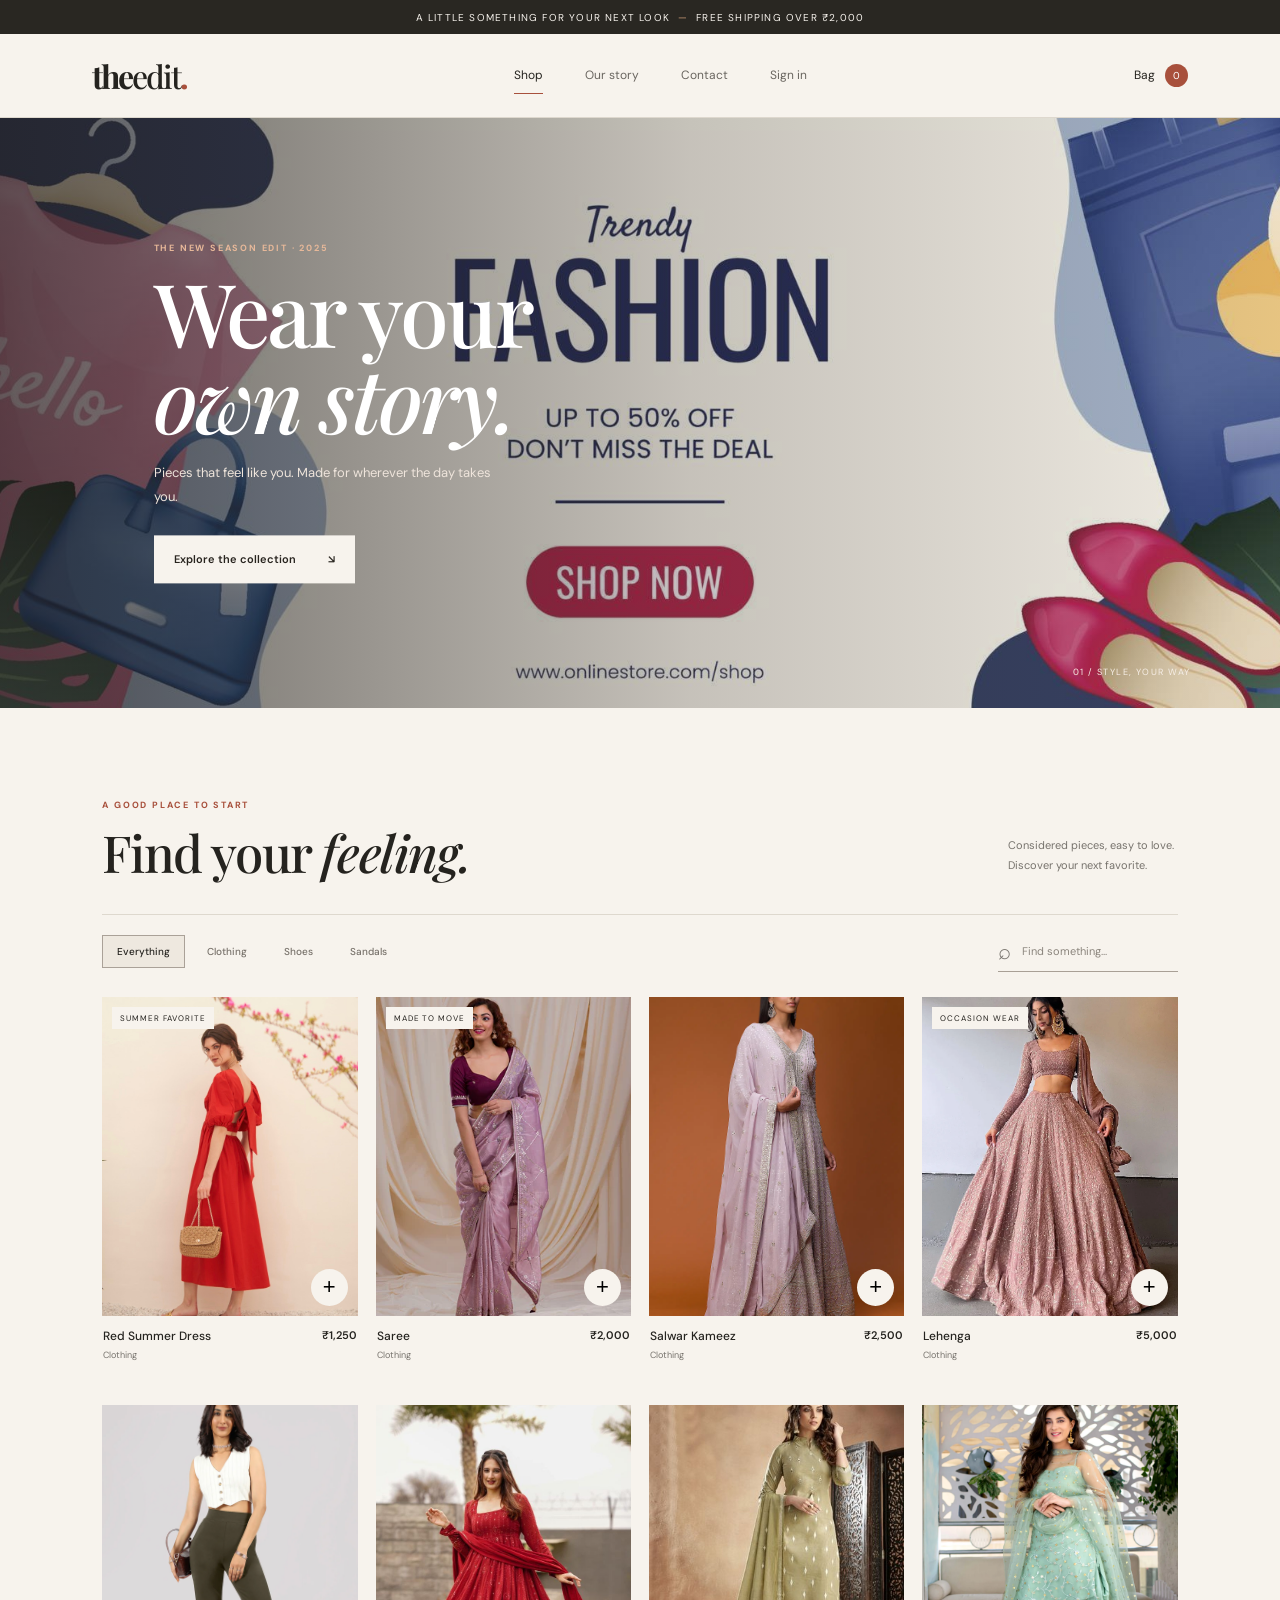
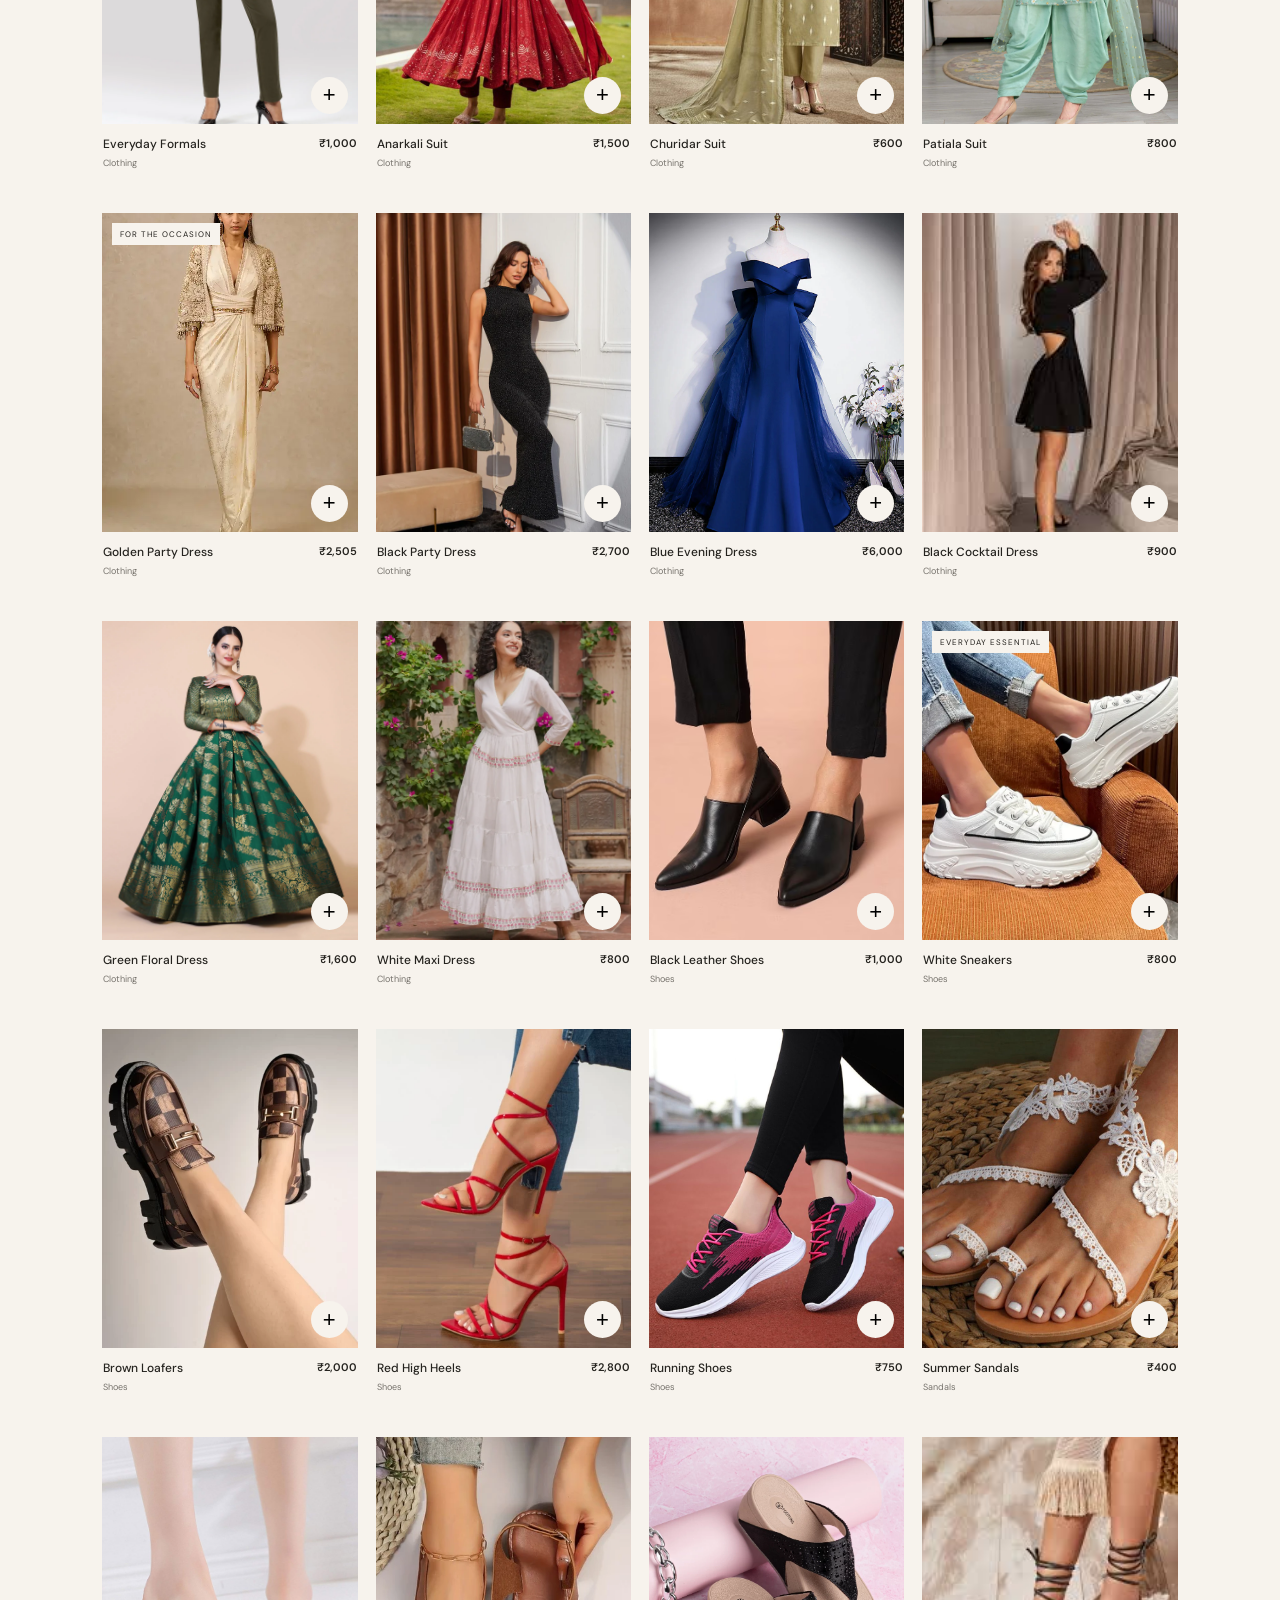
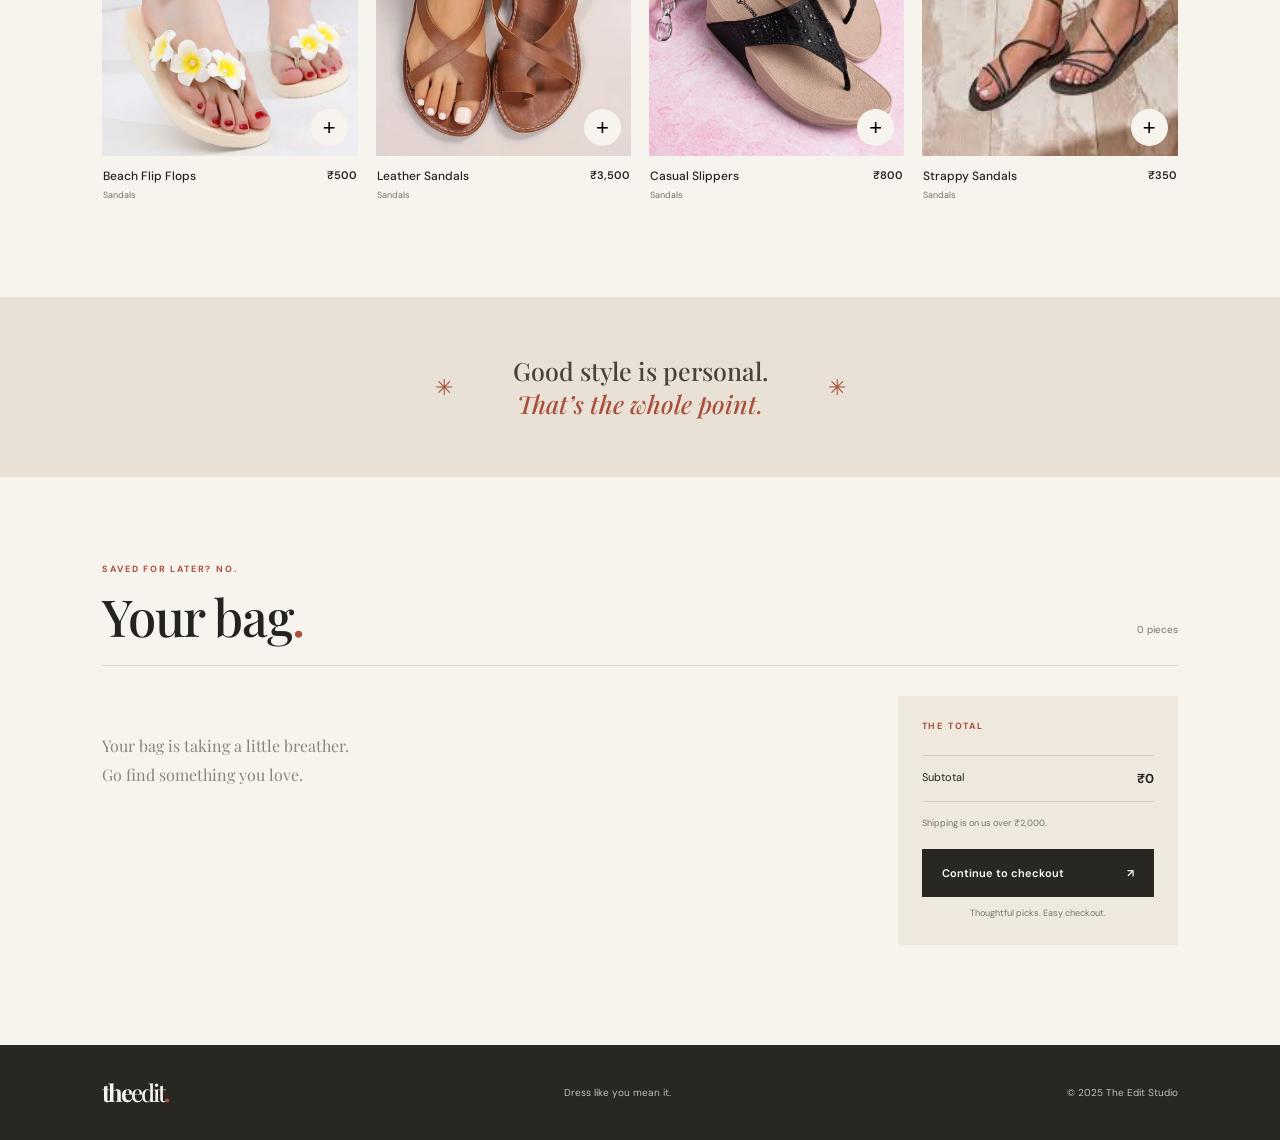
<file: index.html>
<!DOCTYPE html>
<html lang="en">
<head>
  <meta charset="UTF-8">
  <meta name="viewport" content="width=device-width, initial-scale=1.0">
  <meta name="theme-color" content="#f7f3ed">
  <meta name="description" content="Discover thoughtfully selected fashion, footwear and everyday favorites at The Edit.">
  <title>The Edit — Wear your own story</title>
  <link rel="preconnect" href="https://fonts.googleapis.com">
  <link rel="preconnect" href="https://fonts.gstatic.com" crossorigin>
  <link href="https://fonts.googleapis.com/css2?family=DM+Sans:wght@400;500;600;700&family=Playfair+Display:wght@500;600;700&display=swap" rel="stylesheet">
  <link rel="stylesheet" href="styles.css">
  <script src="script.js" defer></script>
</head>
<body>
  <div class="announcement">A little something for your next look <span>—</span> free shipping over ₹2,000</div>
  <header class="site-header">
    <a class="wordmark" href="index.html" aria-label="The Edit home">the<span>edit</span><i>.</i></a>
    <nav aria-label="Main navigation">
      <a class="active" href="#shop">Shop</a><a href="#story">Our story</a><a href="contact.html">Contact</a><a href="login.html">Sign in</a>
    </nav>
    <a class="bag-link" href="#cart" aria-label="Shopping bag">Bag <span id="bag-count">0</span></a>
  </header>

  <main>
    <section class="hero" id="story">
      <img class="hero-image" src="banner 1.jpg" alt="A curated fashion collection for a new season">
      <div class="hero-shade"></div>
      <div class="hero-copy"><p class="eyebrow">THE NEW SEASON EDIT · 2025</p><h1>Wear your<br><em>own story.</em></h1><p>Pieces that feel like you. Made for wherever the day takes you.</p><a class="button button-light" href="#shop">Explore the collection <span>↘</span></a></div>
      <div class="hero-note">01 / STYLE, YOUR WAY</div>
    </section>

    <section class="shop-section" id="shop">
      <div class="section-heading"><div><p class="eyebrow">A GOOD PLACE TO START</p><h2>Find your <em>feeling.</em></h2></div><p class="section-note">Considered pieces, easy to love.<br>Discover your next favorite.</p></div>
      <div class="shop-tools"><div class="filters" role="group" aria-label="Filter products">
        <button class="filter active" data-category="all">Everything</button><button class="filter" data-category="clothing">Clothing</button><button class="filter" data-category="shoes">Shoes</button><button class="filter" data-category="sandals">Sandals</button>
      </div><label class="search"><span aria-hidden="true">⌕</span><input id="search" type="search" placeholder="Find something..." aria-label="Search products"></label></div>
      <div class="product-grid" id="product-grid" aria-live="polite"></div>
      <p class="empty-results" id="empty-results" hidden>Nothing here just yet. Try another search.</p>
    </section>

    <section class="note-band"><span>✳</span><p>Good style is personal.<br><em>That’s the whole point.</em></p><span>✳</span></section>

    <section class="cart-section" id="cart">
      <div class="cart-title"><div><p class="eyebrow">SAVED FOR LATER? NO.</p><h2>Your bag<span>.</span></h2></div><span class="cart-counter" id="cart-caption">0 pieces</span></div>
      <div class="cart-layout"><div id="cart-items" class="cart-items"><p class="cart-empty">Your bag is taking a little breather.<br>Go find something you love.</p></div><aside class="order-summary"><p class="eyebrow">THE TOTAL</p><div class="total-row"><span>Subtotal</span><strong>₹<span id="cart-total">0</span></strong></div><p class="shipping-note">Shipping is on us over ₹2,000.</p><button id="checkout-btn" class="button button-dark">Continue to checkout <span>↗</span></button><p class="checkout-note">Thoughtful picks. Easy checkout.</p></aside></div>
    </section>
  </main>
  <footer><a class="wordmark footer-mark" href="index.html">the<span>edit</span><i>.</i></a><p>Dress like you mean it.</p><span>© 2025 The Edit Studio</span></footer>
  <div class="toast" id="toast" role="status" aria-live="polite"></div>
</body>
</html>
</file>
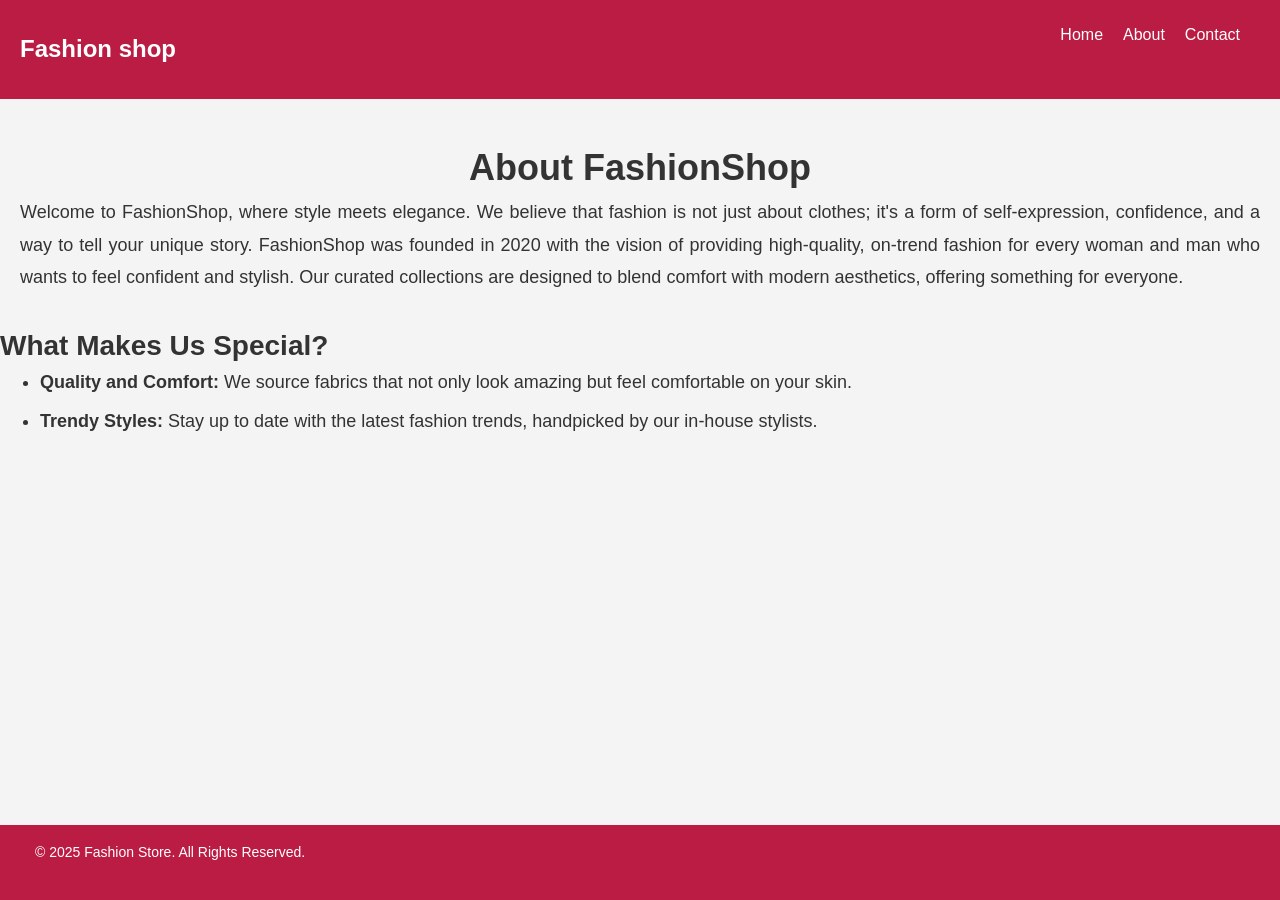
<file: about.html>
<!DOCTYPE html>
<html lang="en">
<head>
  <meta charset="UTF-8">
  <meta name="viewport" content="width=device-width, initial-scale=1.0">
  <title>About Us - GroceryStore</title>
  <link rel="stylesheet" href="stylesabout.css">
</head>
<body>
  <header class="header">
    <div class="logo">Fashion shop</div>
    <nav>
      <ul class="nav-links">
        <li><a href="index.html">Home</a></li>
        <li><a href="about.html">About</a></li>
        <li><a href="contact.html">Contact</a></li>
      </ul>
    </nav>
  </header>
  <h1>About FashionShop</h1>
    <p>Welcome to FashionShop, where style meets elegance. We believe that fashion is not just about clothes; it's a form of self-expression, confidence, and a way to tell your unique story.
    FashionShop was founded in 2020 with the vision of providing high-quality, on-trend fashion for every woman and man who wants to feel confident and stylish. Our curated collections are designed to blend comfort with modern aesthetics, offering something for everyone.</p>
    <h2>What Makes Us Special?</h2>
    <ul>
      <li><strong>Quality and Comfort:</strong> We source fabrics that not only look amazing but feel comfortable on your skin.</li>
      <li><strong>Trendy Styles:</strong> Stay up to date with the latest fashion trends, handpicked by our in-house stylists.</li>    
    </ul>

     
  </section>
  <footer class="footer">
    <p>&copy; 2025 Fashion Store. All Rights Reserved.</p>
  </footer>
</body>
</html>
</file>
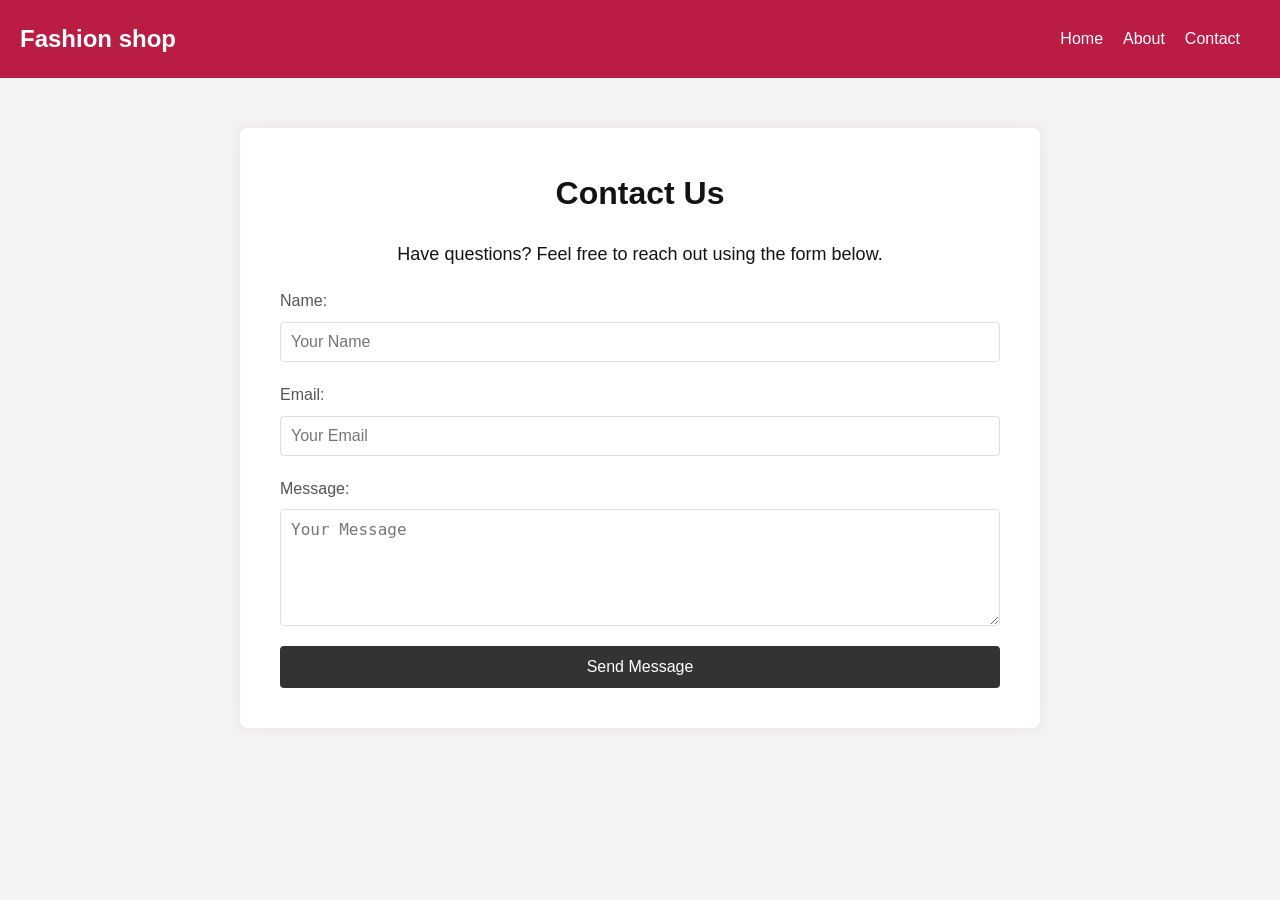
<file: contact.html>
<!DOCTYPE html>
<html lang="en">
<head>
  <meta charset="UTF-8">
  <meta name="viewport" content="width=device-width, initial-scale=1.0">
  <title>Contact Page</title>
  <link rel="stylesheet" href="stylescontact.css">
</head>
<body>
  <header class="header">
    <div class="logo">Fashion shop</div>
    <nav>
      <ul class="nav-links">
        <li><a href="index.html">Home</a></li>
        <li><a href="about.html">About</a></li>
        <li><a href="contact.html">Contact</a></li>
      </ul>
    </nav>
  </header>

  <section class="contact-container">
    <h1>Contact Us</h1>
    <p>Have questions? Feel free to reach out using the form below.</p>
    <form class="contact-form">
      <label for="name">Name:</label>
      <input type="text" id="name" name="name" placeholder="Your Name" required>
      
      <label for="email">Email:</label>
      <input type="email" id="email" name="email" placeholder="Your Email" required>
      
      <label for="message">Message:</label>
      <textarea id="message" name="message" placeholder="Your Message" rows="5" required></textarea>
      
      <button type="submit" class="submit-btn">Send Message</button>
    </form>
  </section>

   
</body>
</html>
</file>
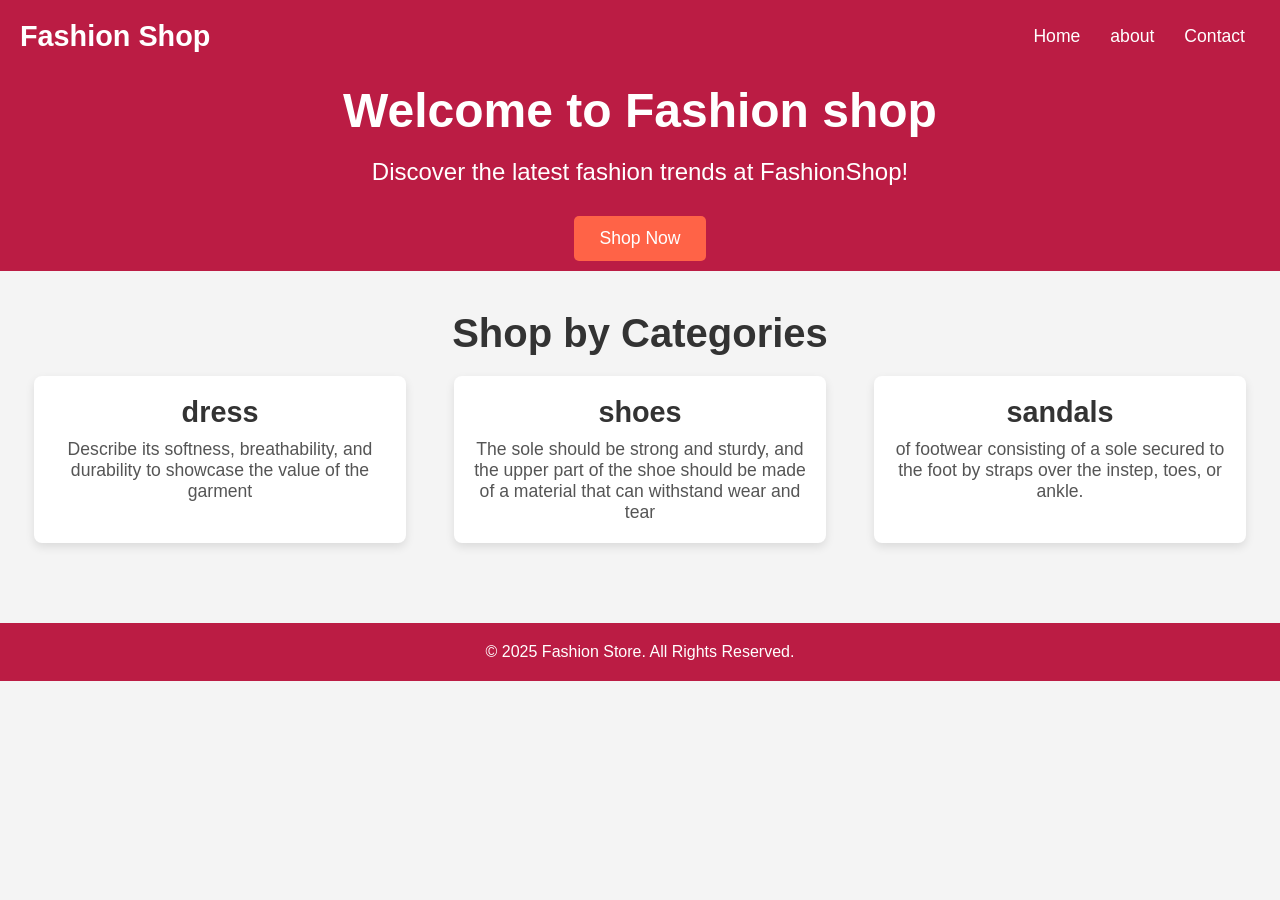
<file: home.html>
<!DOCTYPE html>
<html lang="en">
<head>
  <meta charset="UTF-8">
  <meta name="viewport" content="width=device-width, initial-scale=1.0">
  <title>Grocery Home</title>
  <link rel="stylesheet" href="styleshome.css">
</head>
<body>
  <header class="header">
    <div class="logo">Fashion Shop</div>
    <nav>
      <ul class="nav-links">
        <li><a href="home.html">Home</a></li>
        <li><a href="about.html">about</a></li>
        <li><a href="contact.html">Contact</a></li>
      </ul>
    </nav>
  </header>
  <section class="hero">
    <h1>Welcome to Fashion shop</h1>
    <p>Discover the latest fashion trends at FashionShop!</p>

    <button class="cta-btn">Shop Now</button>
  </section>
  <section class="categories">
    <h2>Shop by Categories</h2>
    <div class="category-items">
      <div class="category-item">
        <h3>dress</h3>
        <p>Describe its softness, breathability, and durability to showcase the value of the garment</p>
      </div>
      <div class="category-item">
        <h3>shoes</h3>
        <p>The sole should be strong and sturdy, and the upper part of the shoe should be made of a material that can withstand wear and tear</p>
      </div>
      <div class="category-item">
        <h3>sandals</h3>
        <p>of footwear consisting of a sole secured to the foot by straps over the instep, toes, or ankle.</p>
      </div>
    </div>
  </section>
  <footer class="footer">
    <p>&copy; 2025 Fashion Store. All Rights Reserved.</p>
  </footer>
</body>
</html>
</file>
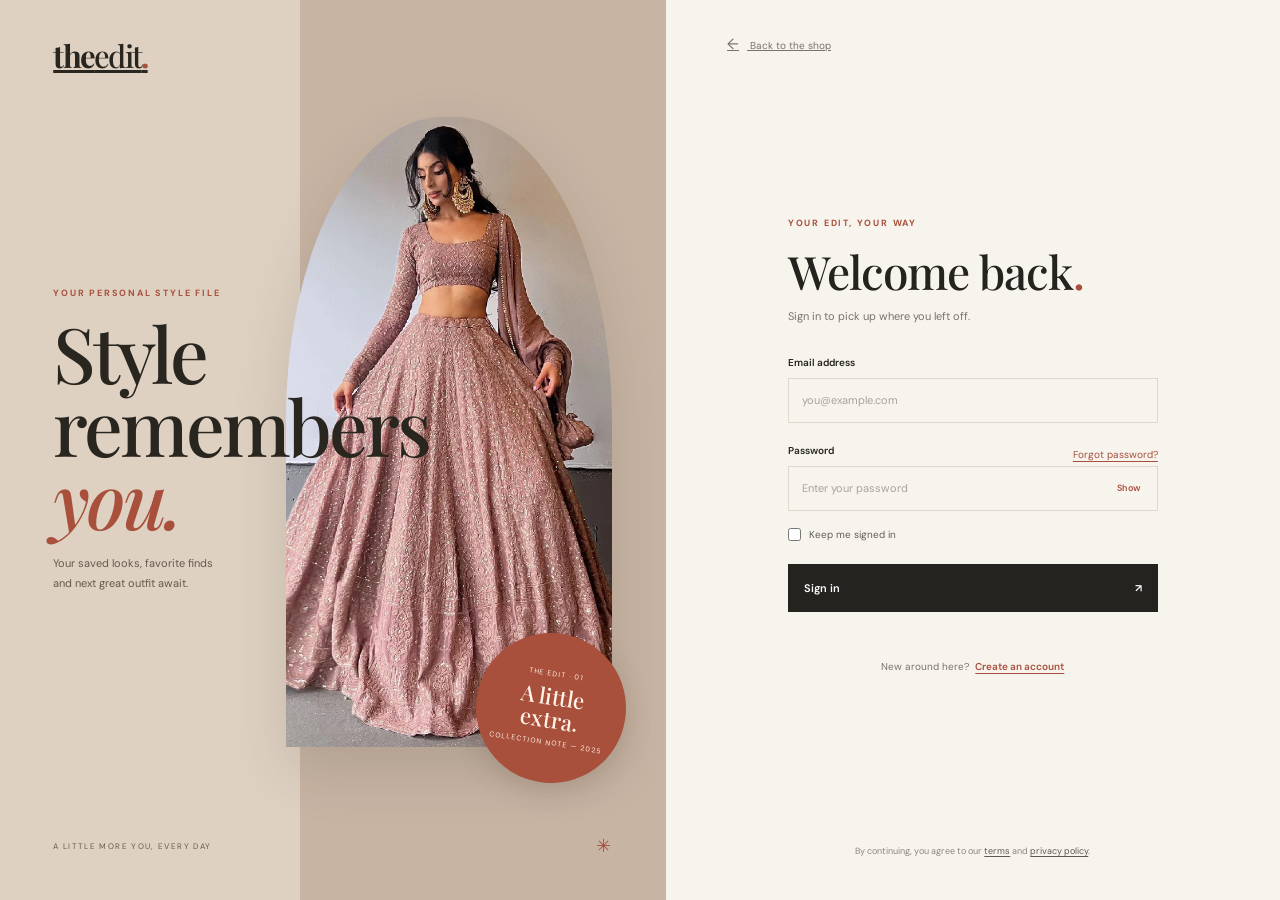
<file: login.html>
<!DOCTYPE html>
<html lang="en">
<head>
  <meta charset="UTF-8">
  <meta name="viewport" content="width=device-width, initial-scale=1.0">
  <meta name="theme-color" content="#25231f">
  <title>Welcome back — The Edit</title>
  <link rel="preconnect" href="https://fonts.googleapis.com">
  <link rel="preconnect" href="https://fonts.gstatic.com" crossorigin>
  <link href="https://fonts.googleapis.com/css2?family=DM+Sans:wght@400;500;600;700&family=Playfair+Display:wght@500;600;700&display=swap" rel="stylesheet">
  <link rel="stylesheet" href="login.css">
</head>
<body>
  <main class="login-layout">
    <section class="welcome-panel" aria-label="The Edit welcome">
      <a class="brand" href="index.html">the<span>edit</span><i>.</i></a>
      <img class="editorial-photo" src="Lehenga.webp" alt="Rose embroidered occasionwear from The Edit">
      <div class="photo-stamp"><span>THE EDIT · 01</span><b>A little<br>extra.</b><i>COLLECTION NOTE — 2025</i></div>
      <div class="welcome-copy"><p class="eyebrow">YOUR PERSONAL STYLE FILE</p><h1>Style<br>remembers<br><em>you.</em></h1><p>Your saved looks, favorite finds<br>and next great outfit await.</p></div>
      <p class="panel-caption">A LITTLE MORE YOU, EVERY DAY <span>✳</span></p>
    </section>

    <section class="form-panel">
      <a class="back-link" href="index.html"><span>←</span> Back to the shop</a>
      <div class="form-wrap">
        <p class="eyebrow">YOUR EDIT, YOUR WAY</p>
        <h2>Welcome back<span>.</span></h2>
        <p class="form-intro">Sign in to pick up where you left off.</p>
        <form id="login-form">
          <label for="email">Email address</label>
          <input id="email" name="email" type="email" placeholder="you@example.com" autocomplete="email" required>
          <div class="password-label"><label for="password">Password</label><a href="#" id="forgot-link">Forgot password?</a></div>
          <div class="password-field"><input id="password" name="password" type="password" placeholder="Enter your password" autocomplete="current-password" required minlength="6"><button type="button" id="toggle-password" aria-label="Show password">Show</button></div>
          <label class="remember"><input type="checkbox" name="remember"><span>Keep me signed in</span></label>
          <button class="sign-in" type="submit"><span id="submit-label">Sign in</span><span>↗</span></button>
          <p class="form-message" id="form-message" role="status" aria-live="polite"></p>
        </form>
        <p class="account-note" id="account-note" hidden>Demo accounts stay in this browser only. Don’t use a password you use elsewhere.</p>
        <p class="join-note" id="join-note">New around here? <a href="#" id="join-link">Create an account</a></p>
      </div>
      <p class="legal-note">By continuing, you agree to our <a href="about.html">terms</a> and <a href="about.html">privacy policy</a>.</p>
    </section>
  </main>
  <script src="login.js" defer></script>
</body>
</html>
</file>
<file: styles.css>
:root{--paper:#f7f3ed;--ink:#25231f;--muted:#77736d;--clay:#a8503c;--line:#ded8ce;--serif:'Playfair Display',Georgia,serif;--sans:'DM Sans',Arial,sans-serif}*{box-sizing:border-box}html{scroll-behavior:smooth}body{margin:0;background:var(--paper);color:var(--ink);font-family:var(--sans);-webkit-font-smoothing:antialiased}a{color:inherit;text-decoration:none}.announcement{height:34px;background:#292722;color:#f7f3ed;display:flex;justify-content:center;align-items:center;gap:8px;font-size:10px;letter-spacing:.12em;text-transform:uppercase}.announcement span{color:#cf9f7a}.site-header{height:84px;padding:0 7.2%;display:flex;align-items:center;justify-content:space-between;border-bottom:1px solid var(--line)}.wordmark{font-family:var(--serif);font-size:32px;font-weight:700;letter-spacing:-2px}.wordmark span{font-weight:500}.wordmark i{color:var(--clay);font-style:normal}.site-header nav{display:flex;gap:42px;font-size:12px;color:#69655f}.site-header nav a{padding:10px 0}.site-header nav .active{color:var(--ink);border-bottom:1px solid var(--clay)}.bag-link{font-size:12px}.bag-link span{display:inline-grid;place-items:center;margin-left:7px;width:23px;height:23px;background:var(--clay);border-radius:50%;color:white;font-size:10px}.hero{height:min(590px,62vw);min-height:420px;position:relative;overflow:hidden;background:#72574b}.hero-image,.hero-shade{position:absolute;inset:0;width:100%;height:100%}.hero-image{object-fit:cover;object-position:center 43%;filter:saturate(.72)}.hero-shade{background:linear-gradient(90deg,rgba(28,25,23,.67),rgba(34,28,25,.25) 54%,rgba(34,28,25,.05))}.hero-copy{position:absolute;top:50%;left:12%;transform:translateY(-50%);max-width:470px;color:#fff}.eyebrow{font-size:9px;letter-spacing:.2em;font-weight:700;color:var(--clay);margin:0 0 15px}.hero .eyebrow{color:#e7b899}.hero h1{font:500 clamp(48px,7vw,88px)/.98 var(--serif);letter-spacing:-3px;margin:0 0 20px}.hero h1 em,.section-heading h2 em,.note-band em{font-weight:500}.hero-copy>p:not(.eyebrow){font-size:13px;line-height:1.8;color:#eee4db;max-width:340px;margin:0 0 27px}.button{height:48px;padding:0 20px;border:0;display:inline-flex;align-items:center;justify-content:space-between;gap:32px;font:600 11px var(--sans);cursor:pointer;transition:transform .2s,background .2s}.button:hover{transform:translateY(-2px)}.button-light{background:#f7f3ed;color:#28241f}.button-dark{background:#282722;color:white;width:100%}.button-dark:hover{background:var(--clay)}.hero-note{position:absolute;right:7%;bottom:30px;color:#f6eee6;font-size:9px;letter-spacing:.16em}.shop-section{padding:91px 8% 84px}.section-heading{display:flex;justify-content:space-between;align-items:end;margin-bottom:34px}.section-heading h2,.cart-title h2{font:500 clamp(36px,4vw,51px)/1.05 var(--serif);letter-spacing:-1.4px;margin:0}.section-note{font-size:11px;line-height:1.8;color:var(--muted);margin:0 4px 4px}.shop-tools{display:flex;justify-content:space-between;align-items:center;border-top:1px solid var(--line);padding:17px 0 25px}.filters{display:flex;gap:7px;flex-wrap:wrap}.filter{border:1px solid transparent;background:transparent;padding:9px 14px;font:500 10px var(--sans);color:#77716a;cursor:pointer}.filter:hover,.filter.active{border-color:#aaa198;color:var(--ink)}.filter.active{background:#eee8df}.search{display:flex;align-items:center;gap:9px;border-bottom:1px solid #a9a096;width:180px;padding:5px 0;color:var(--muted)}.search span{font-size:22px}.search input{background:transparent;border:0;outline:0;width:100%;font:11px var(--sans);color:var(--ink)}.search input::placeholder{color:#8b857d}.product-grid{display:grid;grid-template-columns:repeat(4,minmax(0,1fr));gap:32px 18px}.product-card{min-width:0;position:relative}.product-image-wrap{position:relative;overflow:hidden;background:#ebe6de;aspect-ratio:4/5}.product-card img{display:block;width:100%;height:100%;object-fit:cover;transition:transform .5s cubic-bezier(.2,.7,.2,1)}.product-card:hover img{transform:scale(1.045)}.product-tag{position:absolute;left:10px;top:10px;background:var(--paper);padding:6px 8px;font-size:8px;letter-spacing:.12em;text-transform:uppercase}.add-button{position:absolute;right:10px;bottom:10px;width:37px;height:37px;border:0;border-radius:50%;background:var(--paper);font-size:22px;cursor:pointer;transition:background .2s,color .2s,transform .2s}.add-button:hover{background:var(--clay);color:white;transform:rotate(90deg)}.product-info{padding:12px 1px;display:flex;justify-content:space-between;gap:8px;align-items:start}.product-info h3{font:500 12px var(--sans);margin:0 0 5px}.product-info p{font-size:9px;color:var(--muted);margin:0}.product-price{font-size:11px;font-weight:600;white-space:nowrap}.empty-results{text-align:center;color:var(--muted);padding:40px}.note-band{min-height:180px;background:#e9e1d6;display:flex;align-items:center;justify-content:center;gap:60px;text-align:center;color:#4b423a}.note-band>span{color:var(--clay);font-size:22px}.note-band p{font:500 25px/1.35 var(--serif);margin:0}.note-band em{color:var(--clay)}.cart-section{padding:86px 8% 100px}.cart-title{display:flex;justify-content:space-between;align-items:end;border-bottom:1px solid var(--line);padding-bottom:21px}.cart-title h2 span{color:var(--clay)}.cart-counter{font-size:10px;color:var(--muted);padding-bottom:8px}.cart-layout{display:grid;grid-template-columns:1fr 280px;gap:70px;padding-top:30px}.cart-empty{font:16px/1.8 var(--serif);color:#8b847b;padding:20px 0}.cart-row{display:grid;grid-template-columns:72px 1fr auto auto;align-items:center;gap:16px;padding:13px 0;border-bottom:1px solid var(--line)}.cart-row img{width:72px;height:88px;object-fit:cover;background:#ebe6de}.cart-row h3{font-size:11px;font-weight:500;margin:0 0 6px}.cart-row p{font-size:10px;color:var(--muted);margin:0}.cart-row strong{font-size:11px}.remove-button{border:0;background:none;color:#8b847b;font:10px var(--sans);text-decoration:underline;cursor:pointer}.order-summary{background:#eee8df;padding:24px;height:max-content}.order-summary .eyebrow{margin-bottom:23px}.total-row{display:flex;justify-content:space-between;padding:14px 0;border-top:1px solid #d7cec2;border-bottom:1px solid #d7cec2;font-size:11px}.total-row strong{font-size:13px}.shipping-note,.checkout-note{font-size:9px;line-height:1.6;color:var(--muted)}.shipping-note{margin:14px 0 19px}.checkout-note{text-align:center;margin-bottom:0}.toast{position:fixed;bottom:24px;left:50%;transform:translate(-50%,16px);opacity:0;background:#292722;color:#fff;padding:13px 20px;font-size:11px;pointer-events:none;transition:.25s;z-index:5}.toast.visible{opacity:1;transform:translate(-50%,0)}footer{min-height:95px;padding:18px 8%;background:#292722;color:#f7f3ed;display:flex;align-items:center;justify-content:space-between}footer p,footer>span{font-size:10px;color:#c5bdb2}.footer-mark{font-size:24px;color:#f7f3ed}
@media(max-width:850px){.product-grid{grid-template-columns:repeat(3,minmax(0,1fr))}.cart-layout{gap:30px}.shop-section,.cart-section{padding-left:5%;padding-right:5%}.site-header{padding:0 5%}}
@media(max-width:600px){.announcement{font-size:8px}.site-header{height:68px}.wordmark{font-size:27px}.site-header nav{gap:16px;font-size:10px}.site-header nav a:nth-child(2){display:none}.hero{height:590px;min-height:0}.hero-image{object-position:60% center}.hero-copy{left:8%;right:8%}.hero h1{font-size:64px}.shop-section{padding-top:61px;padding-bottom:58px}.section-heading{align-items:start;gap:14px;flex-direction:column}.section-note br{display:none}.shop-tools{align-items:start;flex-direction:column;gap:14px}.filters{gap:2px}.filter{padding:8px 10px}.search{width:100%}.product-grid{grid-template-columns:repeat(2,minmax(0,1fr));gap:22px 12px}.product-info h3{font-size:11px}.note-band{min-height:145px;gap:24px}.note-band p{font-size:21px}.cart-section{padding-top:62px;padding-bottom:65px}.cart-layout{grid-template-columns:1fr;gap:24px}.cart-row{grid-template-columns:57px 1fr auto;gap:11px}.cart-row img{width:57px;height:72px}.cart-row strong{grid-column:2;grid-row:2}.remove-button{grid-column:3;grid-row:1/3}footer{padding:19px 5%;flex-wrap:wrap;gap:9px}footer p{display:none}}
@media(prefers-reduced-motion:reduce){*,*::before,*::after{scroll-behavior:auto!important;transition:none!important}}
</file>
<file: stylesabout.css>
/* General Reset */
* {
  margin: 0;
  padding: 0;
  box-sizing: border-box;
}

/* Body and background */
body {
  font-family: Arial, sans-serif;
  background-color: #f4f4f4;
  color: #333;
  line-height: 1.6;
}

/* Header styles */
.header {
  background-color: #bb1c44;
  color: white;
  padding: 20px;
  display: flex;
  justify-content: space-between;
  align-items: center;
}

.header .logo {
  font-size: 24px;
  font-weight: bold;
}

.nav-links {
  list-style: none;
  display: flex;
}

.nav-links li {
  margin-right: 20px;
}

.nav-links a {
  color: white;
  text-decoration: none;
  font-size: 16px;
  transition: color 0.3s ease;
}

.nav-links a:hover {
  color: #ff6600;
}

/* About Page Section */
h1 {
  text-align: center;
  font-size: 36px;
  margin-top: 40px;
}

h2 {
  font-size: 28px;
  margin-top: 30px;
  color: #333;
}

p {
  font-size: 18px;
  margin-bottom: 20px;
  line-height: 1.8;
  text-align: justify;
  padding: 0 20px;
}

ul {
  margin-bottom: 20px;
  list-style-type: disc;
  padding-left: 40px;
}

ul li {
  font-size: 18px;
  margin-bottom: 10px;
}

/* Footer Styles */
.footer {
  text-align: center;
  padding: 15px;
  background-color: #bb1c44;
  color: white;
  position: absolute;
  bottom: 0;
  width: 100%;
}

.footer p {
  font-size: 14px;
}
</file>
<file: stylescontact.css>
/* General Reset */
* {
  margin: 0;
  padding: 0;
  box-sizing: border-box;
}

/* Body and background */
body {
  font-family: Arial, sans-serif;
  background-color: #f4f4f4;
  color: #141313;
  line-height: 1.6;
}

/* Header styles */
.header {
  background-color: #bb1c44;
  color: white;
  padding: 20px;
  display: flex;
  justify-content: space-between;
  align-items: center;
}

.header .logo {
  font-size: 24px;
  font-weight: bold;
}

.nav-links {
  list-style: none;
  display: flex;
}

.nav-links li {
  margin-right: 20px;
}

.nav-links a {
  color: white;
  text-decoration: none;
  font-size: 16px;
  transition: color 0.3s ease;
}

.nav-links a:hover {
  color: #ff6600;
}

/* Contact Page Section */
.contact-container {
  background-color: white;
  max-width: 800px;
  margin: 50px auto;
  padding: 40px;
  border-radius: 8px;
  box-shadow: 0 0 15px rgba(192, 50, 50, 0.1);
}

.contact-container h1 {
  font-size: 32px;
  margin-bottom: 20px;
  text-align: center;
}

.contact-container p {
  font-size: 18px;
  margin-bottom: 20px;
  text-align: center;
}

.contact-form {
  display: flex;
  flex-direction: column;
}

.contact-form label {
  font-size: 16px;
  margin-bottom: 8px;
  color: #555;
}

.contact-form input,
.contact-form textarea {
  padding: 10px;
  margin-bottom: 20px;
  font-size: 16px;
  border: 1px solid #ddd;
  border-radius: 4px;
}

.contact-form textarea {
  resize: vertical;
}

.submit-btn {
  padding: 12px 20px;
  background-color: #333;
  color: white;
  border: none;
  border-radius: 4px;
  font-size: 16px;
  cursor: pointer;
  transition: background-color 0.3s ease;
}

.submit-btn:hover {
  background-color: #ff6600;
}
</file>
<file: styleshome.css>
/* General Reset */
* {
  margin: 0;
  padding: 0;
  box-sizing: border-box;
}

body {
  font-family: Arial, sans-serif;
  background-color: #f4f4f4 ;
  color: #333;
}

/* Header */
.header {
  display: flex;
  justify-content: space-between;
  align-items: center;
  padding: 20px;
  background-color: #bb1c44;
  color: white;
}

.header .logo {
  font-size: 1.8rem;
  font-weight: bold;
}

nav .nav-links {
  list-style: none;
  display: flex;
}

nav .nav-links li {
  margin: 0 15px;
}

nav .nav-links li a {
  text-decoration: none;
  color: white;
  font-size: 1.1rem;
  transition: color 0.3s;
}

nav .nav-links li a:hover {
  color: #ff6347;
}

/* Hero Section */
.hero {
    background-color: #bb1c44;
  color: white;
  text-align: center;
  padding: 10px 10px;
}

.hero h1 {
  font-size: 3rem;
  margin-bottom: 20px;
}

.hero p {
  font-size: 1.5rem;
  margin-bottom: 30px;
}

.hero .cta-btn {
  background-color: #ff6347;
  color: white;
  padding: 12px 25px;
  font-size: 1.1rem;
  border: none;
  border-radius: 5px;
  cursor: pointer;
  transition: background-color 0.3s;
}

.hero .cta-btn:hover {
  background-color: #e53e33;
}

/* Categories Section */
.categories {
  padding: 40px 20px;
  text-align: center;
}

.categories h2 {
  font-size: 2.5rem;
  margin-bottom: 20px;
}

.category-items {
  display: flex;
  justify-content: space-around;
  gap: 20px;
}

.category-item {
  background-color: white;
  padding: 20px;
  width: 30%;
  box-shadow: 0 4px 10px rgba(0, 0, 0, 0.1);
  border-radius: 8px;
  transition: transform 0.3s;
}

.category-item h3 {
  font-size: 1.8rem;
  margin-bottom: 10px;
}

.category-item p {
  font-size: 1.1rem;
  color: #555;
}

.category-item:hover {
  transform: translateY(-10px);
}

/* Footer */
.footer {
  text-align: center;
  padding: 20px;
  background-color: #bb1c44;
  color: white;
  margin-top: 40px;
}

/* Mobile responsiveness */
@media (max-width: 768px) {
  .category-items {
    flex-direction: column;
    align-items: center;
  }

  .category-item {
    width: 80%;
    margin-bottom: 20px;
  }

  .hero h1 {
    font-size: 2rem;
  }

  .hero p {
    font-size: 1.2rem;
  }

  .hero .cta-btn {
    font-size: 1rem;
    padding: 10px 20px;
  }
}
</file>
<file: login.css>
:root{--paper:#f7f3ed;--ink:#25231f;--muted:#77736d;--clay:#a8503c;--line:#ded8ce;--serif:'Playfair Display',Georgia,serif;--sans:'DM Sans',Arial,sans-serif}
*{box-sizing:border-box}
body{margin:0;min-height:100vh;background:var(--paper);color:var(--ink);font-family:var(--sans);-webkit-font-smoothing:antialiased}
.login-layout{display:grid;grid-template-columns:1.04fr .96fr;min-height:100vh}
.welcome-panel{background:#ded1c2;position:relative;isolation:isolate;padding:34px 8%;display:flex;flex-direction:column;justify-content:space-between;overflow:hidden;color:#29251f}
.welcome-panel:before{content:"";position:absolute;inset:0 0 0 45%;background:#c7b4a3;z-index:-1}
.brand{position:relative;z-index:2;width:max-content;font:700 31px var(--serif);letter-spacing:-1.7px;color:#29251f}.brand span{font-weight:500}.brand i{font-style:normal;color:var(--clay)}
.editorial-photo{position:absolute;right:8%;top:13%;height:70%;width:49%;object-fit:cover;object-position:center 28%;border-radius:48% 48% 0 0;box-shadow:0 22px 55px #473b3029}
.photo-stamp{position:absolute;right:6%;bottom:13%;z-index:2;width:150px;height:150px;border-radius:50%;background:#a8503c;color:#fff3e7;display:flex;flex-direction:column;align-items:center;justify-content:center;text-align:center;transform:rotate(9deg);box-shadow:0 8px 28px #49332630}
.photo-stamp span,.photo-stamp i{font-size:7px;letter-spacing:.15em;font-style:normal}.photo-stamp b{font:500 22px/1.04 var(--serif);margin:7px 0}
.welcome-copy{position:relative;z-index:1;margin:auto 0;width:51%;padding:25px 0 35px}.eyebrow{font-size:9px;letter-spacing:.2em;font-weight:700;color:var(--clay);margin:0 0 17px}.welcome-copy h1{font:500 clamp(53px,6vw,78px)/.95 var(--serif);letter-spacing:-3px;margin:0 0 19px}.welcome-copy h1 em{font-weight:500;color:var(--clay)}.welcome-copy>p:last-child{font-size:11px;color:#63594f;line-height:1.8}
.panel-caption{position:relative;z-index:2;display:flex;justify-content:space-between;align-items:center;font-size:8px;letter-spacing:.17em;color:#665c53}.panel-caption span{color:var(--clay);font-size:18px}
.form-panel{padding:34px 10%;display:flex;flex-direction:column;justify-content:space-between;min-height:100vh}.back-link{font-size:10px;color:#77736d}.back-link span{font-size:15px;margin-right:8px}.form-wrap{width:min(100%,370px);margin:36px auto}.form-wrap h2{font:500 clamp(34px,4vw,46px)/1.1 var(--serif);letter-spacing:-1.1px;margin:0}.form-wrap h2 span{color:var(--clay)}.form-intro{font-size:11px;color:var(--muted);margin:12px 0 33px}.form-wrap form>label,.password-label label{display:block;font-size:10px;font-weight:600;margin-bottom:9px}.form-wrap input[type=email],.password-field input{width:100%;height:45px;padding:0 13px;background:transparent;border:1px solid var(--line);border-radius:0;font:11px var(--sans);outline:none;color:var(--ink);transition:border-color .2s}.form-wrap input:focus{border-color:var(--clay)}.form-wrap input::placeholder{color:#aaa39b}.password-label{display:flex;justify-content:space-between;align-items:center;margin-top:21px}.password-label a,.join-note a{color:var(--clay);font-size:10px;text-decoration:underline;text-underline-offset:3px}.password-field{position:relative}.password-field input{padding-right:58px}.password-field button{position:absolute;right:12px;top:50%;transform:translateY(-50%);border:0;background:none;color:var(--clay);font:600 9px var(--sans);cursor:pointer}.remember{display:flex!important;align-items:center;gap:8px;margin:17px 0 23px!important;color:#625e57;font-size:10px!important;font-weight:400!important}.remember input{accent-color:var(--clay);margin:0}.sign-in{height:48px;width:100%;border:0;background:var(--ink);color:white;padding:0 16px;display:flex;align-items:center;justify-content:space-between;font:600 11px var(--sans);cursor:pointer;transition:background .2s}.sign-in:hover{background:var(--clay)}.form-message{min-height:16px;margin:10px 0 0;color:var(--clay);font-size:10px;line-height:1.5}.join-note{text-align:center;margin:22px 0 0;color:#77736d;font-size:10px}.join-note a{font-weight:600;margin-left:3px}.legal-note{font-size:9px;color:#8c867e;text-align:center}.legal-note a{color:#5e5952;text-decoration:underline;text-underline-offset:2px}
@media(max-width:760px){.login-layout{grid-template-columns:1fr}.welcome-panel{min-height:330px;padding:22px 7%}.welcome-panel:before{inset:0 0 0 43%}.brand{font-size:27px}.editorial-photo{top:13%;right:10%;height:72%;width:38%;border-radius:48% 48% 0 0}.photo-stamp{width:100px;height:100px;right:6%;bottom:9%}.photo-stamp span,.photo-stamp i{font-size:6px}.photo-stamp b{font-size:16px}.welcome-copy{width:48%;padding:12px 0 25px}.welcome-copy h1{font-size:clamp(42px,10vw,60px);letter-spacing:-2px}.welcome-copy .eyebrow{font-size:7px}.welcome-copy>p:last-child{font-size:9px}.panel-caption{font-size:7px}.form-panel{min-height:calc(100vh - 330px);padding:23px 8% 18px}.form-wrap{margin:38px auto;max-width:420px}.legal-note{padding-top:14px}}
@media(max-width:380px){.welcome-panel{min-height:300px}.editorial-photo{right:8%;width:39%}.welcome-copy h1{font-size:41px}.form-panel{min-height:calc(100vh - 300px)}}
@media(prefers-reduced-motion:reduce){*{scroll-behavior:auto!important;transition:none!important}}
.form-wrap .signup-name,.form-wrap .confirm-password{width:100%;height:45px;padding:0 13px;background:transparent;border:1px solid var(--line);border-radius:0;font:11px var(--sans);outline:none;color:var(--ink)}.form-wrap .signup-name{margin-bottom:21px}.form-wrap .signup-name:focus,.form-wrap .confirm-password:focus{border-color:var(--clay)}.form-wrap input.confirm-password{margin-top:0}.confirm-label{margin-top:2px}.account-note{font-size:9px;line-height:1.6;color:#8c5b48;background:#eee5dc;padding:9px 11px;margin:12px 0 0}.form-message.error{color:#a13d32}
</file>
